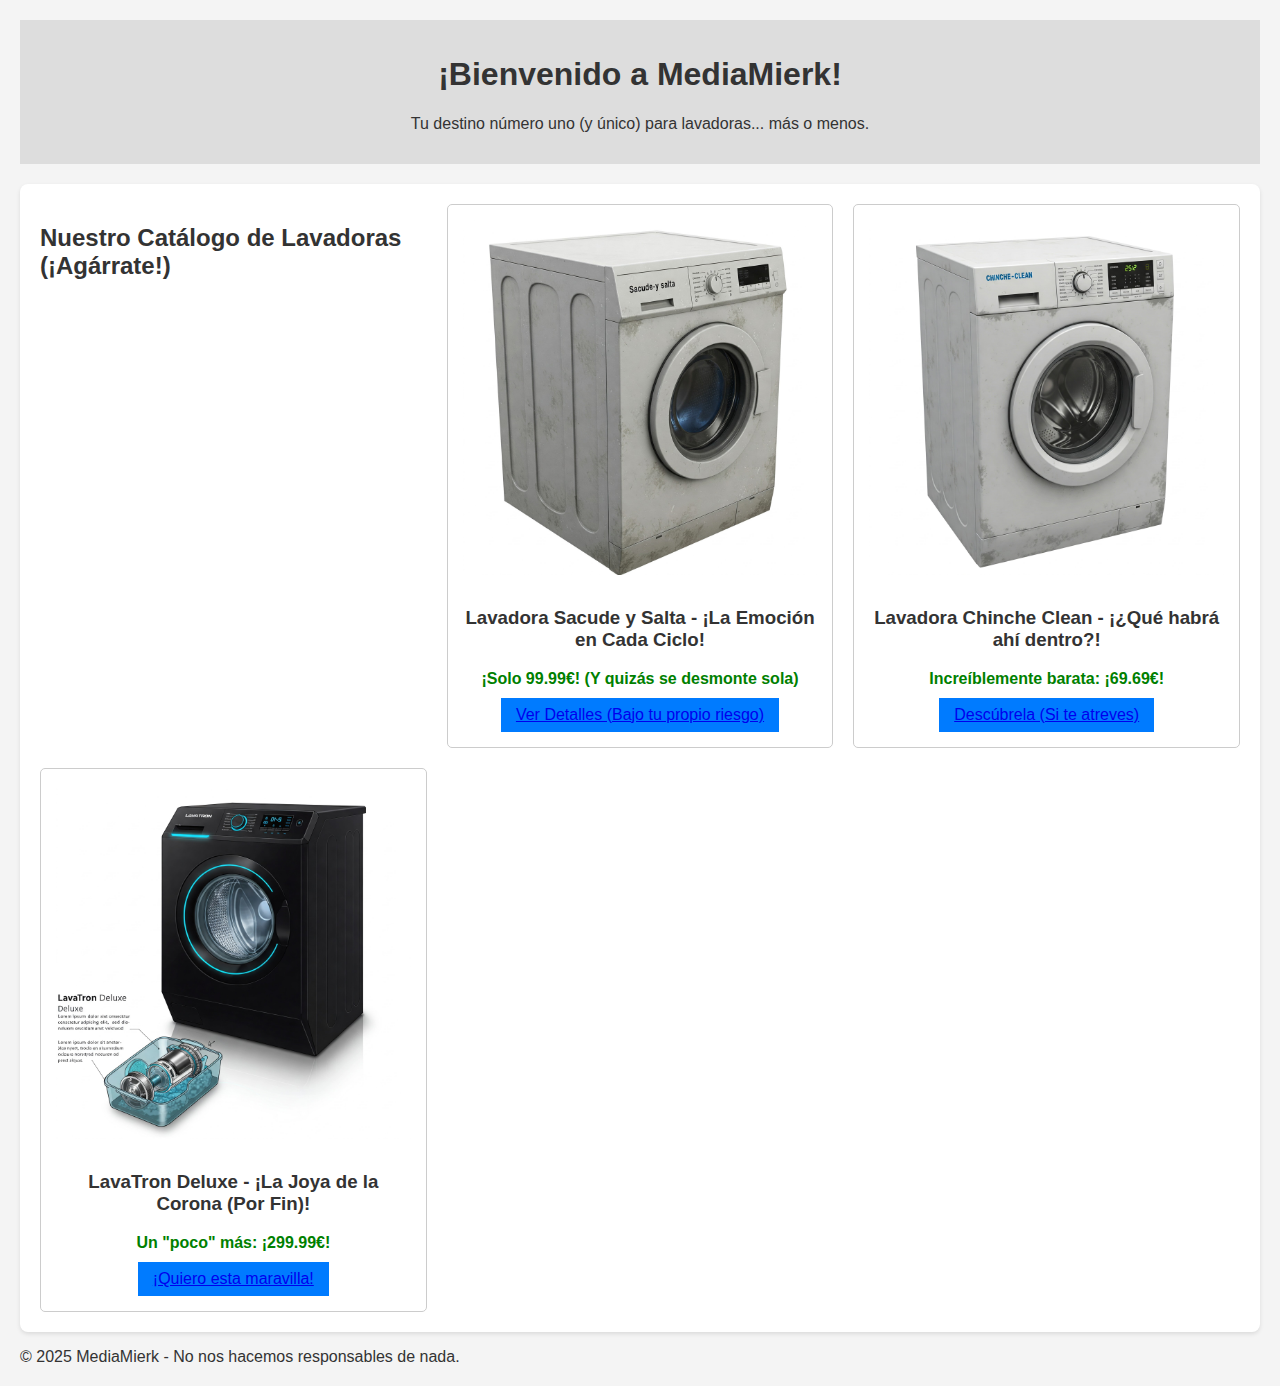
<file: index.html>
<!DOCTYPE html>
<html lang="es">
<head>
    <meta charset="UTF-8">
    <meta name="viewport" content="width=device-width, initial-scale=1.0">
    <title>MediaMierk - ¡Tu Experto en Lavadoras (Casi)!</title>
    <link rel="stylesheet" href="css/style.css">
</head>
<body>
    <header>
        <h1>¡Bienvenido a MediaMierk!</h1>
        <p>Tu destino número uno (y único) para lavadoras... más o menos.</p>
    </header>

    <main>
        <section class="catalogo">
            <h2>Nuestro Catálogo de Lavadoras (¡Agárrate!)</h2>

            <div class="producto">
                <img src="img/lavadora_mala1.jpg" alt="Lavadora Torbellino Inestable">
                <h3>Lavadora Sacude y Salta - ¡La Emoción en Cada Ciclo!</h3>
                <p class="precio">¡Solo 99.99€! (Y quizás se desmonte sola)</p>
                <a href="lavadora_mala1.html">Ver Detalles (Bajo tu propio riesgo)</a>
            </div>

            <div class="producto">
                <img src="img/lavadora_mala2.jpg" alt="Lavadora Burbuja Sospechosa">
                <h3>Lavadora Chinche Clean - ¡¿Qué habrá ahí dentro?!</h3>
                <p class="precio">Increíblemente barata: ¡69.69€!</p>
                <a href="lavadora_mala2.html">Descúbrela (Si te atreves)</a>
            </div>

            <div class="producto estrella">
                <img src="img/lavadora_deluxe.jpg" alt="LavaTron Deluxe">
                <h3>LavaTron Deluxe - ¡La Joya de la Corona (Por Fin)!</h3>
                <p class="precio">Un "poco" más: ¡299.99€!</p>
                <a href="lavadora_deluxe.html">¡Quiero esta maravilla!</a>
            </div>
        </section>
    </main>

    <footer>
        <p>© 2025 MediaMierk - No nos hacemos responsables de nada.</p>
    </footer>
</body>
</html>
</file>
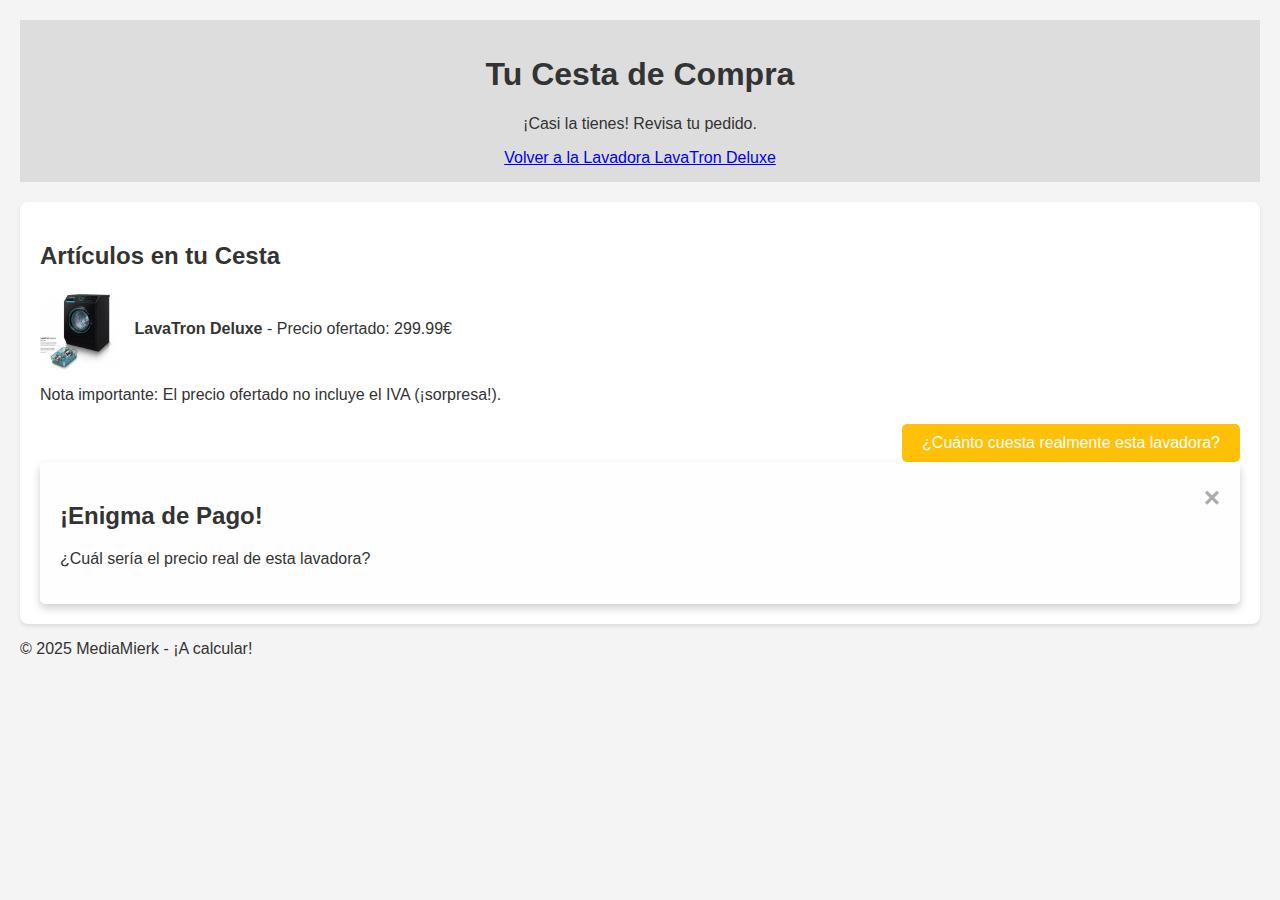
<file: cesta.html>
<!DOCTYPE html>
<html lang="es">
<head>
    <meta charset="UTF-8">
    <meta name="viewport" content="width=device-width, initial-scale=1.0">
    <title>Tu Cesta de Compra - MediaMierk</title>
    <link rel="stylesheet" href="css/style.css">
    <style>
        .ventana-enigma {
            display: none; /* Ocultar inicialmente */
            position: fixed; /* Posición fija en la pantalla */
            top: 0;
            left: 0;
            width: 100%;
            height: 100%;
            background-color: rgba(0, 0, 0, 0.5); /* Fondo oscuro semitransparente */
            justify-content: center;
            align-items: center;
            z-index: 10; /* Asegurar que esté por encima de otros elementos */
        }

        .modal-contenido {
            background-color: #fefefe;
            padding: 20px;
            border-radius: 5px;
            box-shadow: 0 4px 8px rgba(0, 0, 0, 0.2);
            position: relative;
        }

        .cerrar-modal {
            color: #aaa;
            float: right;
            font-size: 28px;
            font-weight: bold;
        }

        .cerrar-modal:hover,
        .cerrar-modal:focus {
            color: black;
            text-decoration: none;
            cursor: pointer;
        }

        .total-container {
            margin-top: 20px;
            text-align: right;
        }

        .boton-enigma {
            padding: 10px 20px;
            background-color: #ffc107; /* Amarillo llamativo */
            color: white;
            border: none;
            border-radius: 5px;
            cursor: pointer;
            font-size: 16px;
        }

        .boton-enigma:hover {
            background-color: #e0a800;
        }

        .imagen-miniatura {
            width: 80px; /* Ajusta el tamaño según desees */
            height: auto;
            margin-right: 10px;
            vertical-align: middle; /* Alinear verticalmente con el texto */
        }

        .item-cesta p {
            display: inline; /* Para que el texto esté en la misma línea que la imagen */
        }
    </style>
</head>
<body>
    <header>
        <h1>Tu Cesta de Compra</h1>
        <p>¡Casi la tienes! Revisa tu pedido.</p>
        <a href="lavadora_deluxe.html">Volver a la Lavadora LavaTron Deluxe</a>
    </header>

    <main>
        <section class="cesta-detalle">
            <h2>Artículos en tu Cesta</h2>
            <div class="item-cesta">
                <img src="img/lavadora_deluxe.jpg" alt="LavaTron Deluxe" class="imagen-miniatura">
                <p><strong>LavaTron Deluxe</strong> - Precio ofertado: 299.99€</p>
                </div>

            <p class="nota-iva">Nota importante: El precio ofertado no incluye el IVA (¡sorpresa!).</p>

            <div class="total-container">
                <button id="boton-enigma" class="boton-enigma">¿Cuánto cuesta realmente esta lavadora?</button>
            </div>

            <div id="ventana-enigma" class="ventana-modal">
                <div class="modal-contenido">
                    <span class="cerrar-modal">&times;</span>
                    <h2>¡Enigma de Pago!</h2>
                    <p>¿Cuál sería el precio real de esta lavadora?</p>
                    </div>
            </div>
        </section>
    </main>

    <footer>
        <p>© 2025 MediaMierk - ¡A calcular!</p>
    </footer>

    <script>
        const botonEnigma = document.getElementById('boton-enigma');
        const ventanaEnigma = document.getElementById('ventana-enigma');
        const cerrarModal = document.querySelector('.cerrar-modal');

        botonEnigma.addEventListener('click', () => {
            ventanaEnigma.style.display = 'flex'; /* Usar flex para centrar */
        });

        cerrarModal.addEventListener('click', () => {
            ventanaEnigma.style.display = 'none';
        });

        window.addEventListener('click', (event) => {
            if (event.target == ventanaEnigma) {
                ventanaEnigma.style.display = 'none';
            }
        });
    </script>
</body>
</html>
</file>
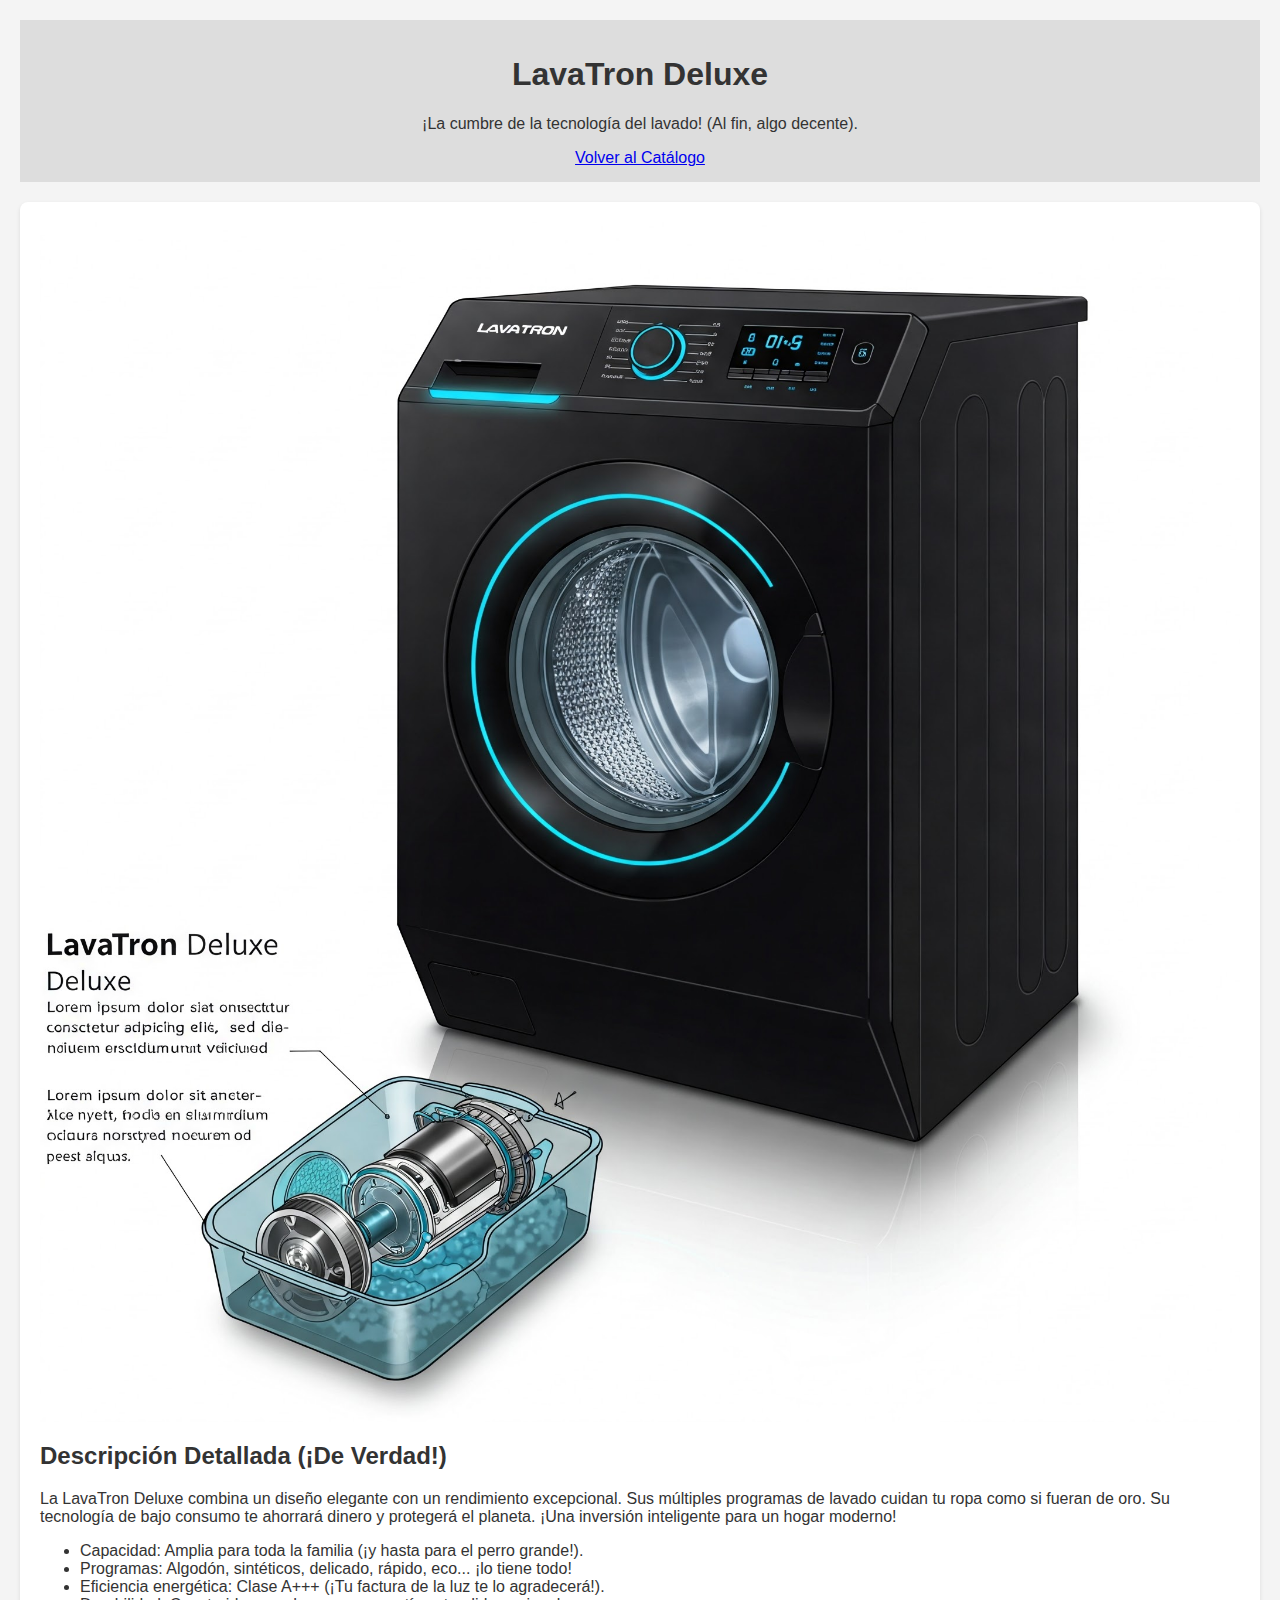
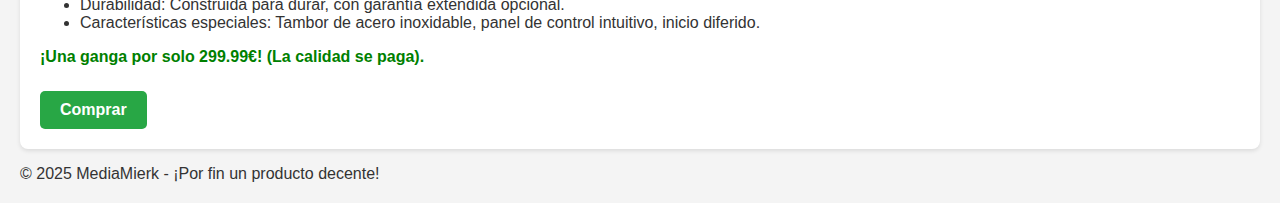
<file: lavadora_deluxe.html>
<!DOCTYPE html>
<html lang="es">
<head>
    <meta charset="UTF-8">
    <meta name="viewport" content="width=device-width, initial-scale=1.0">
    <title>LavaTron Deluxe - MediaMierk</title>
    <link rel="stylesheet" href="css/style.css">
    <style>
        .producto-detalle img {
            max-width: 100%;
            height: auto;
            display: block; /* Para evitar problemas de espaciado */
            margin-bottom: 20px; /* Espacio debajo de la imagen */
        }

        .boton-comprar {
            display: inline-block;
            padding: 10px 20px;
            background-color: #28a745; /* Verde llamativo para comprar */
            color: white;
            text-decoration: none;
            border-radius: 5px;
            font-weight: bold;
            margin-top: 15px;
        }

        .boton-comprar:hover {
            background-color: #218838;
        }
    </style>
</head>
<body>
    <header>
        <h1>LavaTron Deluxe</h1>
        <p>¡La cumbre de la tecnología del lavado! (Al fin, algo decente).</p>
        <a href="index.html">Volver al Catálogo</a>
    </header>

    <main class="producto-detalle estrella">
        <img src="img/lavadora_deluxe.jpg" alt="LavaTron Deluxe">
        <div class="descripcion">
            <h2>Descripción Detallada (¡De Verdad!)</h2>
            <p>La LavaTron Deluxe combina un diseño elegante con un rendimiento excepcional. Sus múltiples programas de lavado cuidan tu ropa como si fueran de oro. Su tecnología de bajo consumo te ahorrará dinero y protegerá el planeta. ¡Una inversión inteligente para un hogar moderno!</p>
            <ul>
                <li>Capacidad: Amplia para toda la familia (¡y hasta para el perro grande!).</li>
                <li>Programas: Algodón, sintéticos, delicado, rápido, eco... ¡lo tiene todo!</li>
                <li>Eficiencia energética: Clase A+++ (¡Tu factura de la luz te lo agradecerá!).</li>
                <li>Durabilidad: Construida para durar, con garantía extendida opcional.</li>
                <li>Características especiales: Tambor de acero inoxidable, panel de control intuitivo, inicio diferido.</li>
            </ul>
            <p class="precio">¡Una ganga por solo 299.99€! (La calidad se paga).</p>
            <a href="cesta.html" class="boton-comprar">Comprar</a>
        </div>
    </main>

    <footer>
        <p>© 2025 MediaMierk - ¡Por fin un producto decente!</p>
    </footer>
</body>
</html>
</file>
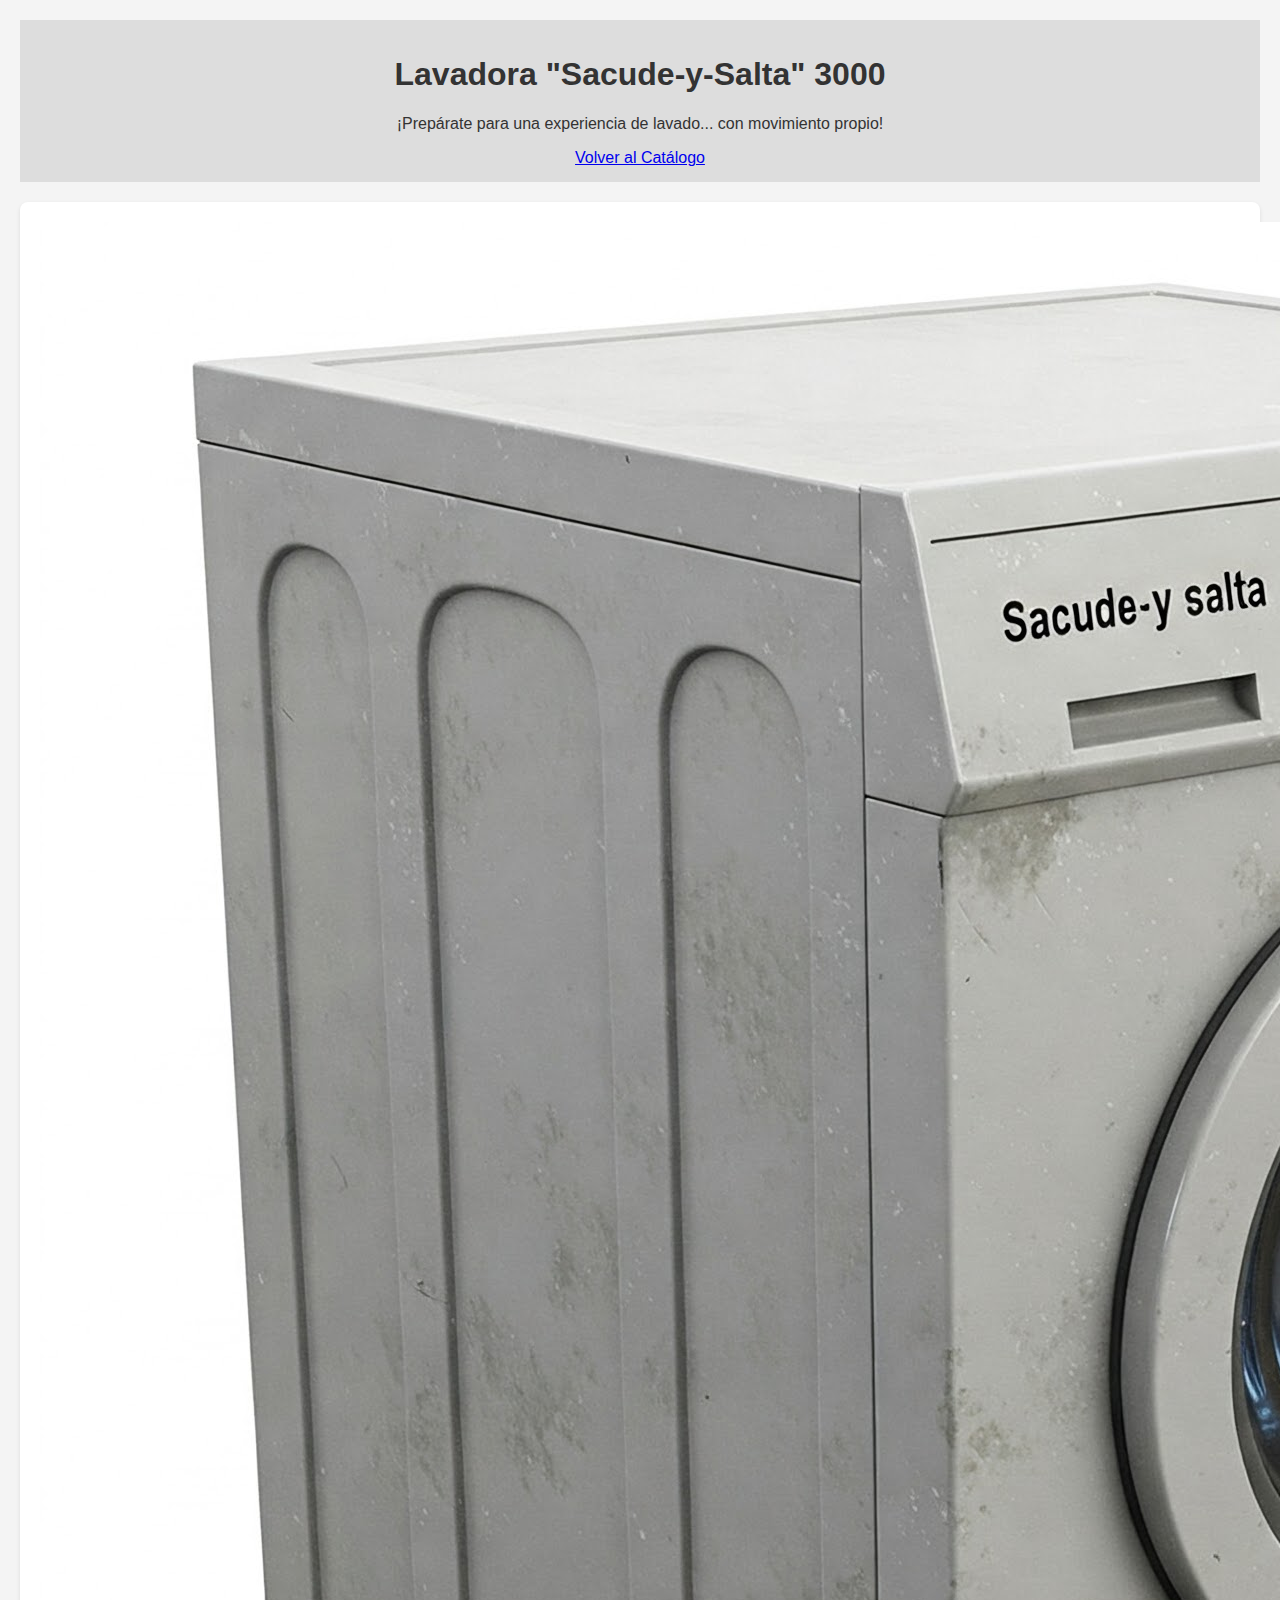
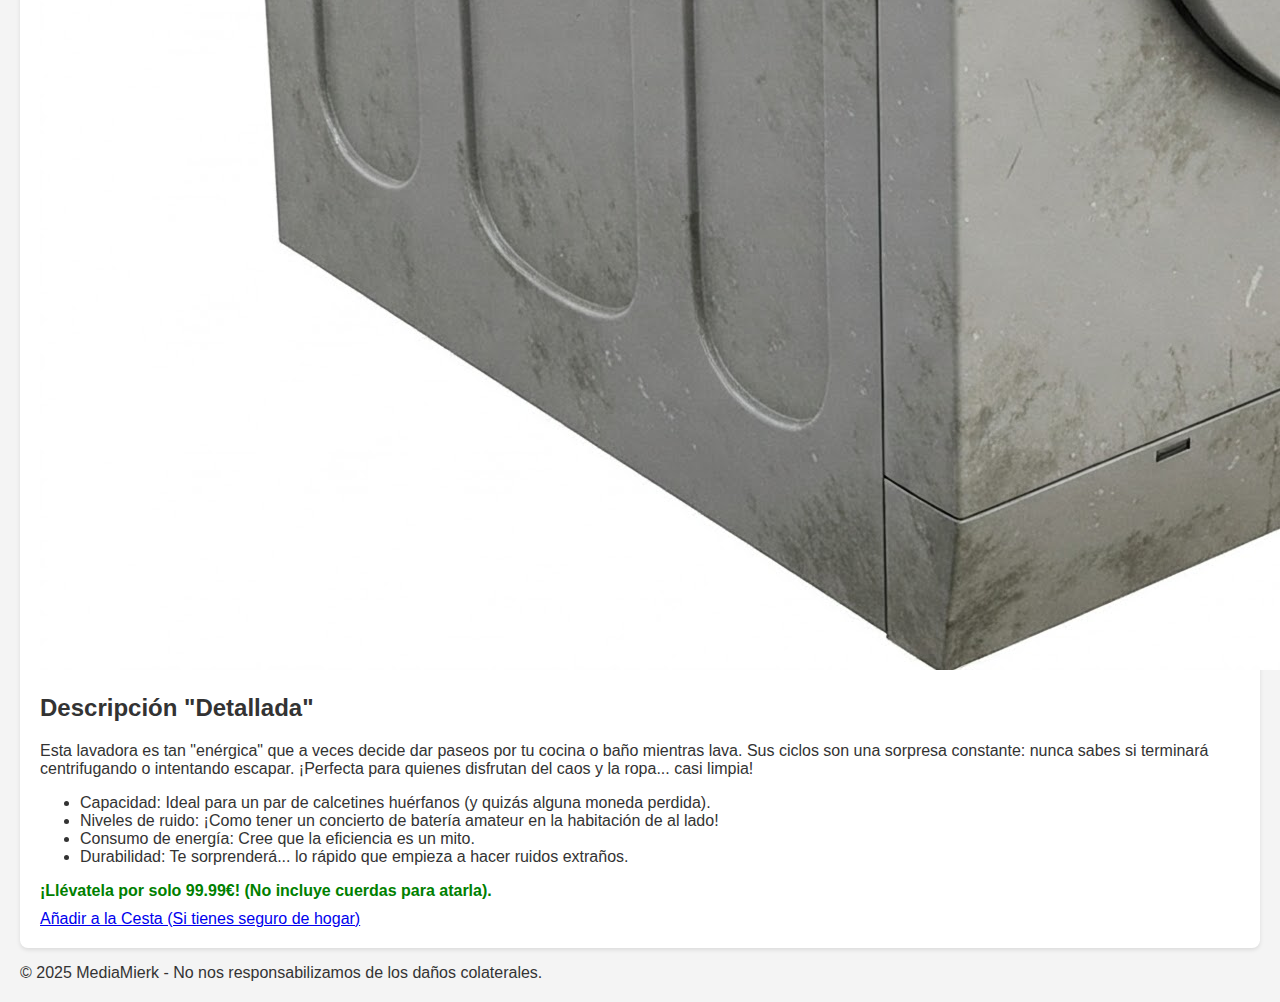
<file: lavadora_mala1.html>
<!DOCTYPE html>
<html lang="es">
<head>
    <meta charset="UTF-8">
    <meta name="viewport" content="width=device-width, initial-scale=1.0">
    <title>Lavadora CHINCHE CLEAN - MediaMierk</title>
    <link rel="stylesheet" href="css/style.css">
</head>
<body>
    <header>
        <h1>Lavadora "Sacude-y-Salta" 3000</h1>
        <p>¡Prepárate para una experiencia de lavado... con movimiento propio!</p>
        <a href="index.html">Volver al Catálogo</a>
    </header>

    <main class="producto-detalle">
        <img src="img/lavadora_mala1.jpg" alt="Lavadora Sacude-y-Salta 3000">
        <div class="descripcion">
            <h2>Descripción "Detallada"</h2>
            <p>Esta lavadora es tan "enérgica" que a veces decide dar paseos por tu cocina o baño mientras lava. Sus ciclos son una sorpresa constante: nunca sabes si terminará centrifugando o intentando escapar. ¡Perfecta para quienes disfrutan del caos y la ropa... casi limpia!</p>
            <ul>
                <li>Capacidad: Ideal para un par de calcetines huérfanos (y quizás alguna moneda perdida).</li>
                <li>Niveles de ruido: ¡Como tener un concierto de batería amateur en la habitación de al lado!</li>
                <li>Consumo de energía: Cree que la eficiencia es un mito.</li>
                <li>Durabilidad: Te sorprenderá... lo rápido que empieza a hacer ruidos extraños.</li>
            </ul>
            <p class="precio">¡Llévatela por solo 99.99€! (No incluye cuerdas para atarla).</p>
            <a href="pago_mala1.html" class="boton-cesta">Añadir a la Cesta (Si tienes seguro de hogar)</a>
        </div>
    </main>

    <footer>
        <p>© 2025 MediaMierk - No nos responsabilizamos de los daños colaterales.</p>
    </footer>
</body>
</html>
</file>
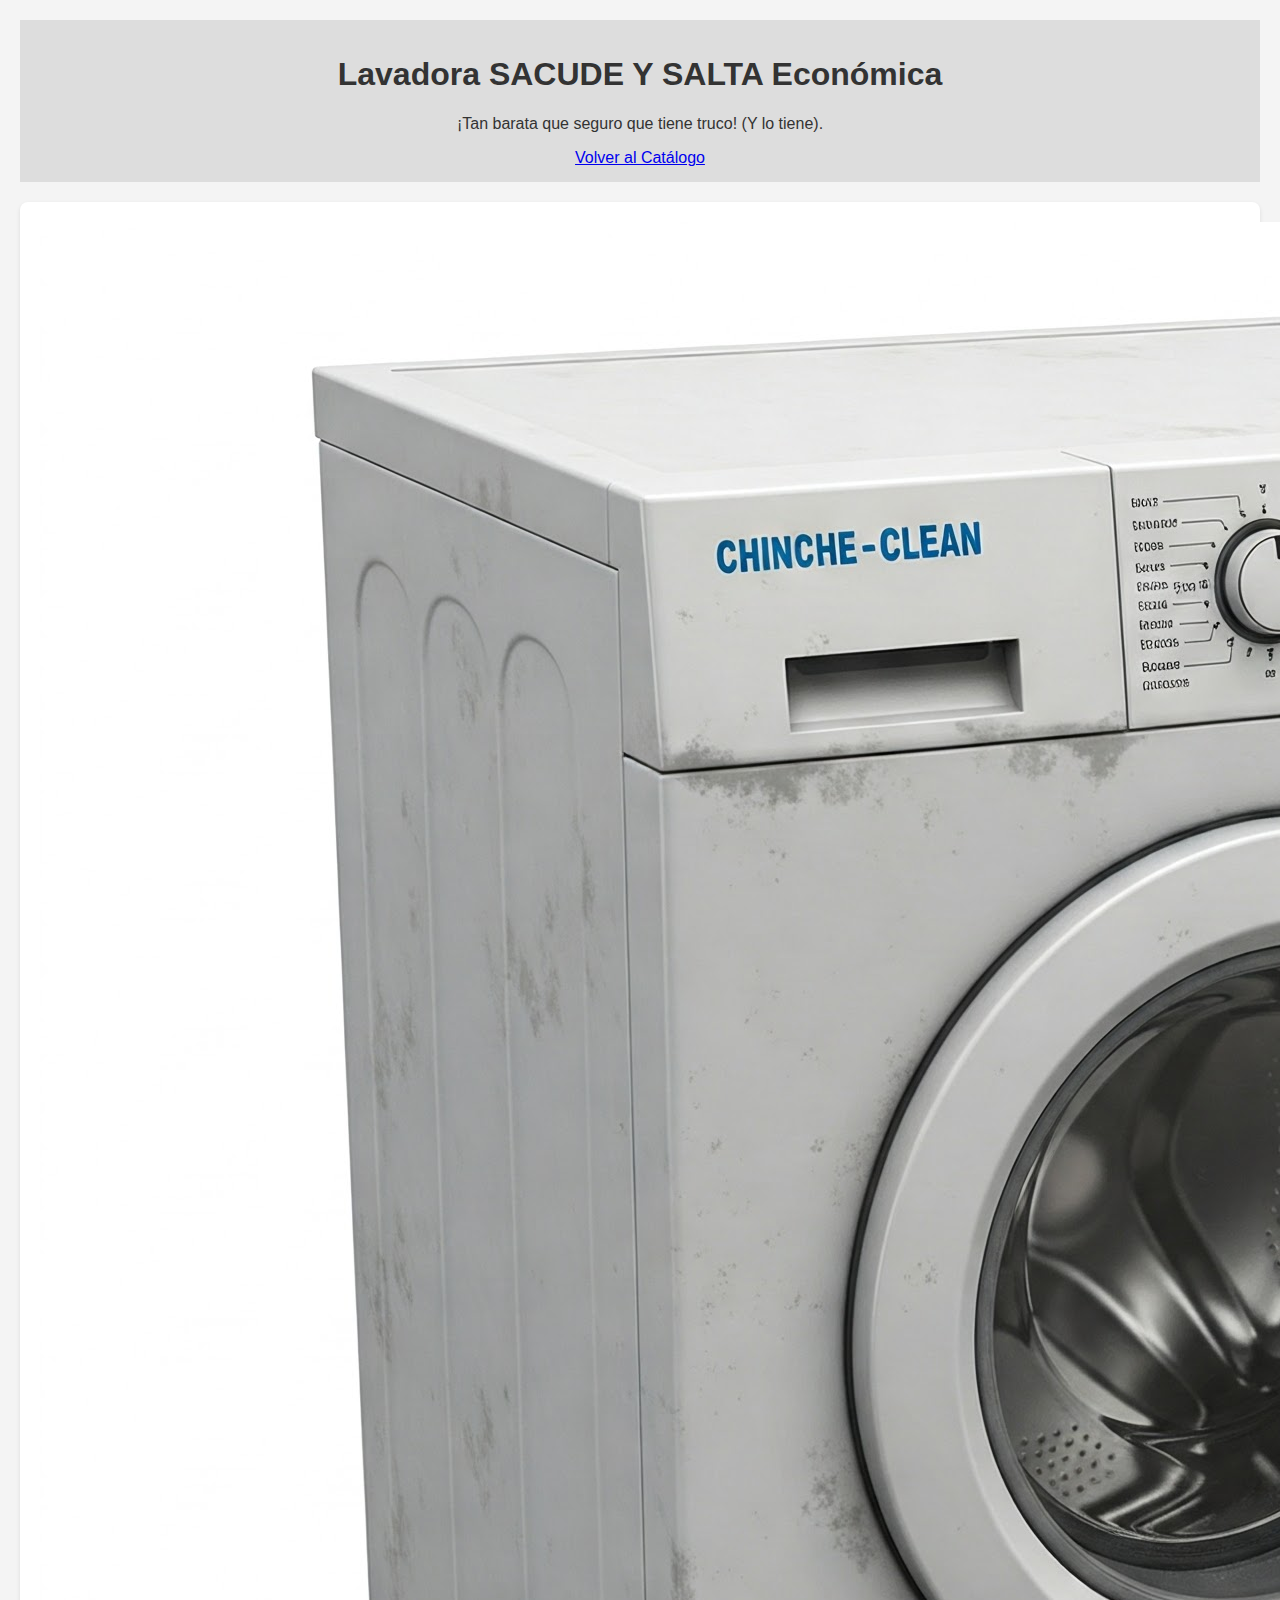
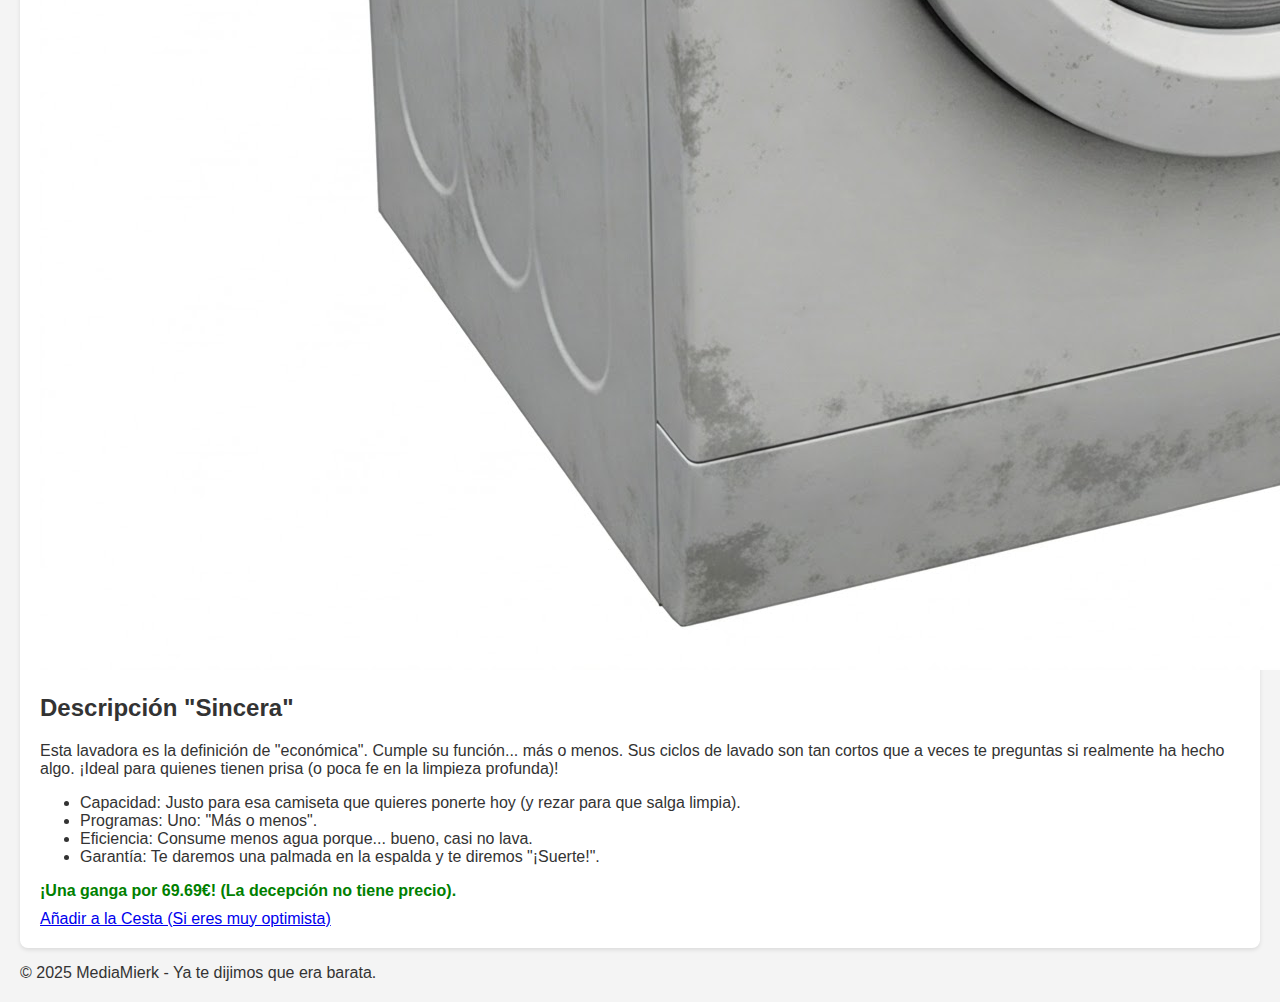
<file: lavadora_mala2.html>
<!DOCTYPE html>
<html lang="es">
<head>
    <meta charset="UTF-8">
    <meta name="viewport" content="width=device-width, initial-scale=1.0">
    <title>Lavadora "Chinche-Clean" Económica - MediaMierk</title>
    <link rel="stylesheet" href="css/style.css">
</head>
<body>
    <header>
        <h1>Lavadora SACUDE Y SALTA Económica</h1>
        <p>¡Tan barata que seguro que tiene truco! (Y lo tiene).</p>
        <a href="index.html">Volver al Catálogo</a>
    </header>

    <main class="producto-detalle">
        <img src="img/lavadora_mala2.jpg" alt="Lavadora Chinche-Clean Económica">
        <div class="descripcion">
            <h2>Descripción "Sincera"</h2>
            <p>Esta lavadora es la definición de "económica". Cumple su función... más o menos. Sus ciclos de lavado son tan cortos que a veces te preguntas si realmente ha hecho algo. ¡Ideal para quienes tienen prisa (o poca fe en la limpieza profunda)!</p>
            <ul>
                <li>Capacidad: Justo para esa camiseta que quieres ponerte hoy (y rezar para que salga limpia).</li>
                <li>Programas: Uno: "Más o menos".</li>
                <li>Eficiencia: Consume menos agua porque... bueno, casi no lava.</li>
                <li>Garantía: Te daremos una palmada en la espalda y te diremos "¡Suerte!".</li>
            </ul>
            <p class="precio">¡Una ganga por 69.69€! (La decepción no tiene precio).</p>
            <a href="pago_mala2.html" class="boton-cesta">Añadir a la Cesta (Si eres muy optimista)</a>
        </div>
    </main>

    <footer>
        <p>© 2025 MediaMierk - Ya te dijimos que era barata.</p>
    </footer>
</body>
</html>
</file>
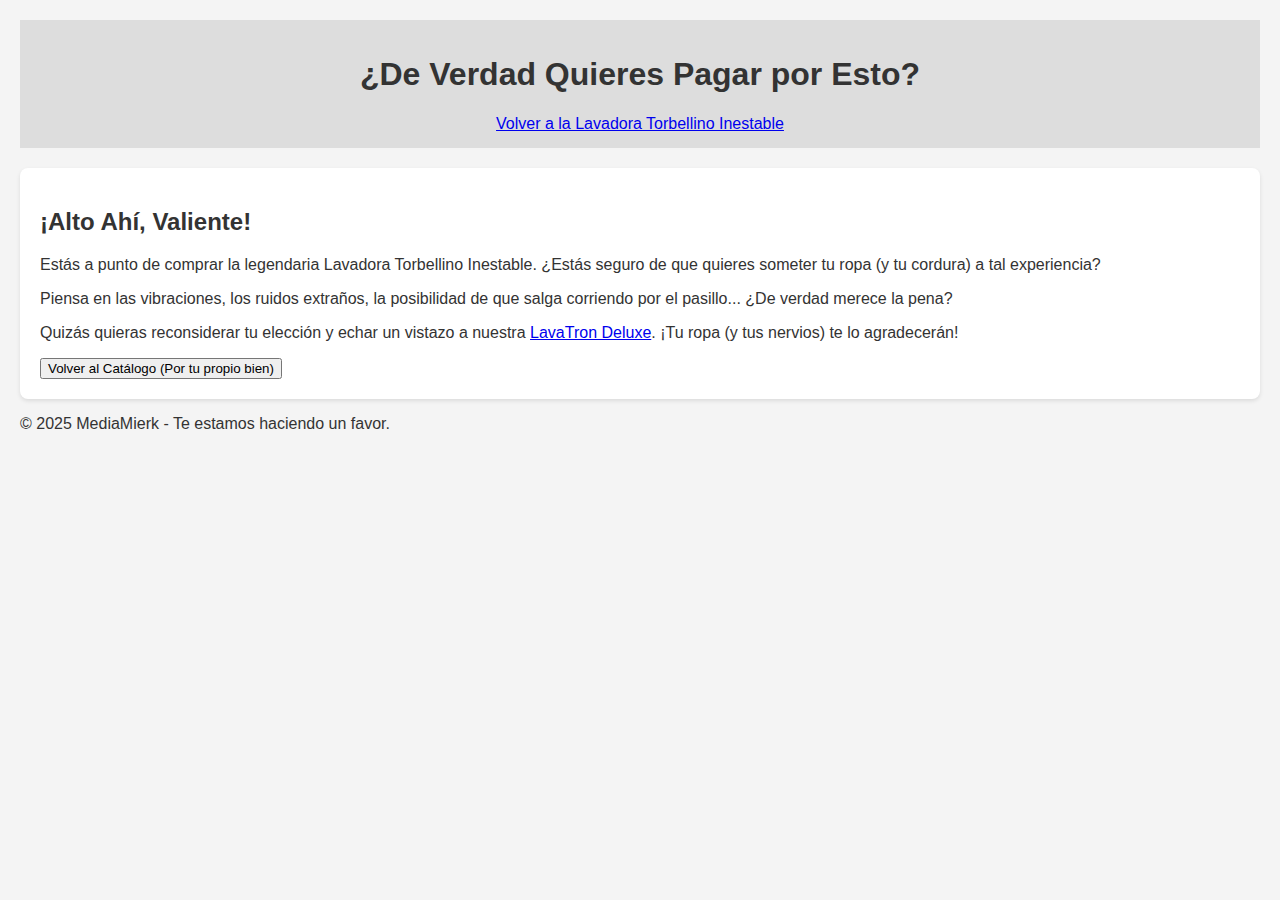
<file: pago_mala1.html>
<!DOCTYPE html>
<html lang="es">
<head>
    <meta charset="UTF-8">
    <meta name="viewport" content="width=device-width, initial-scale=1.0">
    <title>Pago (¡¿En Serio?!) - Lavadora Torbellino Inestable - MediaMierk</title>
    <link rel="stylesheet" href="css/style.css">
</head>
<body>
    <header>
        <h1>¿De Verdad Quieres Pagar por Esto?</h1>
        <a href="lavadora_mala1.html">Volver a la Lavadora Torbellino Inestable</a>
    </header>

    <main class="pago-desistir">
        <h2>¡Alto Ahí, Valiente!</h2>
        <p>Estás a punto de comprar la legendaria Lavadora Torbellino Inestable. ¿Estás seguro de que quieres someter tu ropa (y tu cordura) a tal experiencia?</p>
        <p>Piensa en las vibraciones, los ruidos extraños, la posibilidad de que salga corriendo por el pasillo... ¿De verdad merece la pena?</p>
        <p>Quizás quieras reconsiderar tu elección y echar un vistazo a nuestra <a href="lavadora_deluxe.html">LavaTron Deluxe</a>. ¡Tu ropa (y tus nervios) te lo agradecerán!</p>
        <button onclick="window.location.href='index.html'">Volver al Catálogo (Por tu propio bien)</button>
    </main>

    <footer>
        <p>© 2025 MediaMierk - Te estamos haciendo un favor.</p>
    </footer>
</body>
</html>
</file>
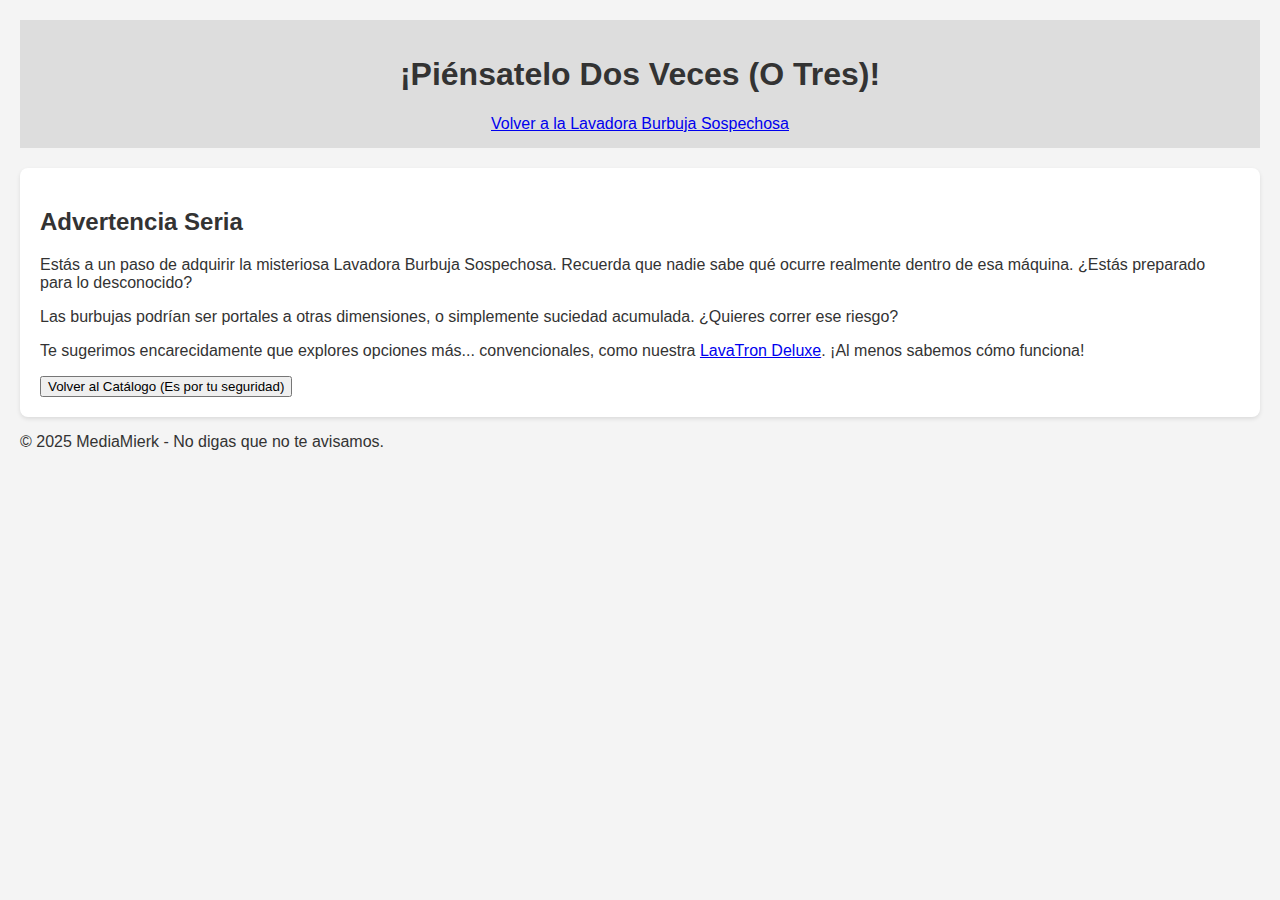
<file: pago_mala2.html>
<!DOCTYPE html>
<html lang="es">
<head>
    <meta charset="UTF-8">
    <meta name="viewport" content="width=device-width, initial-scale=1.0">
    <title>Pago (¡No te lo Aconsejamos!) - Lavadora Burbuja Sospechosa - MediaMierk</title>
    <link rel="stylesheet" href="css/style.css">
</head>
<body>
    <header>
        <h1>¡Piénsatelo Dos Veces (O Tres)!</h1>
        <a href="lavadora_mala2.html">Volver a la Lavadora Burbuja Sospechosa</a>
    </header>

    <main class="pago-desistir">
        <h2>Advertencia Seria</h2>
        <p>Estás a un paso de adquirir la misteriosa Lavadora Burbuja Sospechosa. Recuerda que nadie sabe qué ocurre realmente dentro de esa máquina. ¿Estás preparado para lo desconocido?</p>
        <p>Las burbujas podrían ser portales a otras dimensiones, o simplemente suciedad acumulada. ¿Quieres correr ese riesgo?</p>
        <p>Te sugerimos encarecidamente que explores opciones más... convencionales, como nuestra <a href="lavadora_deluxe.html">LavaTron Deluxe</a>. ¡Al menos sabemos cómo funciona!</p>
        <button onclick="window.location.href='index.html'">Volver al Catálogo (Es por tu seguridad)</button>
    </main>

    <footer>
        <p>© 2025 MediaMierk - No digas que no te avisamos.</p>
    </footer>
</body>
</html>
</file>
<file: css/style.css>
body {
    font-family: sans-serif;
    margin: 20px;
    background-color: #f4f4f4;
    color: #333;
}

header {
    background-color: #ddd;
    padding: 15px;
    text-align: center;
    margin-bottom: 20px;
}

main {
    padding: 20px;
    background-color: #fff;
    border-radius: 8px;
    box-shadow: 0 2px 4px rgba(0, 0, 0, 0.1);
}

.catalogo {
    display: grid;
    grid-template-columns: repeat(auto-fit, minmax(300px, 1fr));
    gap: 20px;
}

.producto {
    border: 1px solid #ccc;
    padding: 15px;
    border-radius: 5px;
    text-align: center;
}

.producto img {
    max-width: 100%;
    height: auto;
    margin-bottom: 10px;
}

.precio {
    font-weight: bold;
    color: green;
    margin-bottom: 10px;
}

.producto a {
    display: inline-block;
    padding: 8px 15px;
    background-color: #007bff;
</file>
